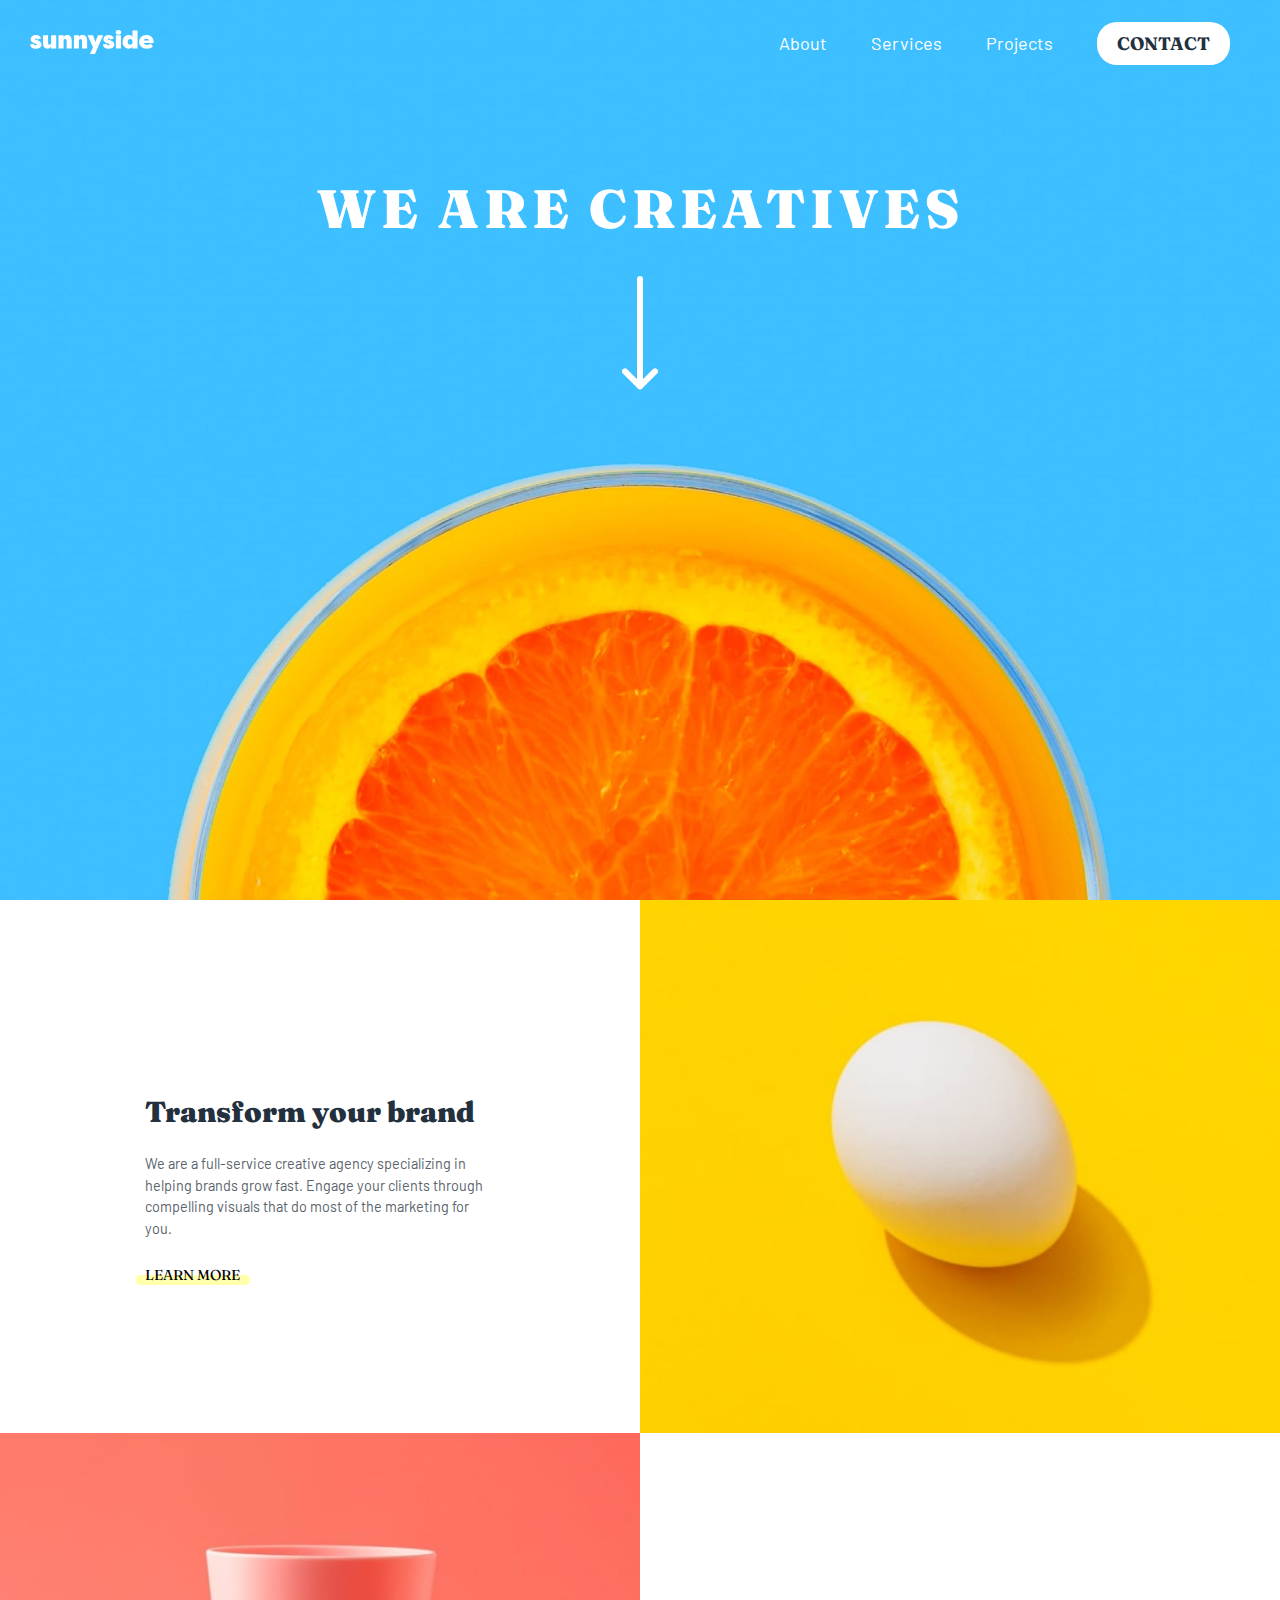
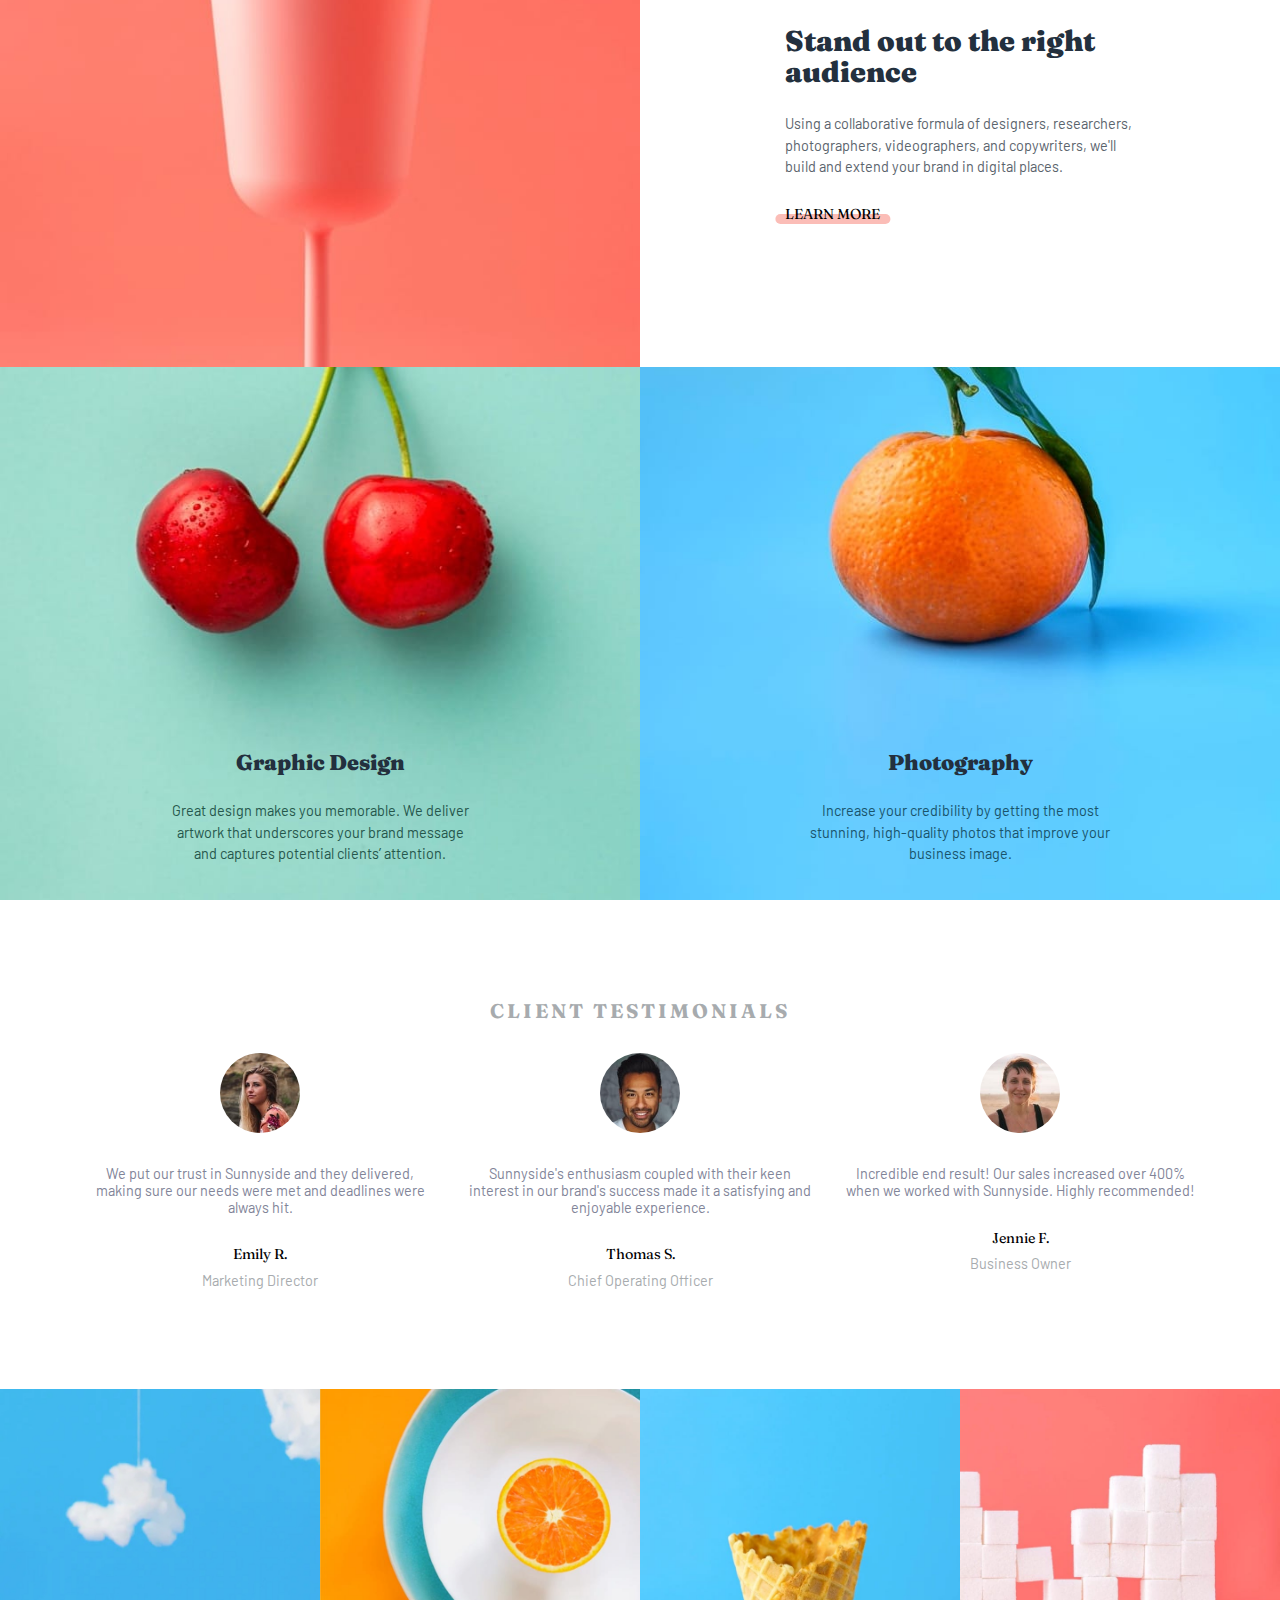
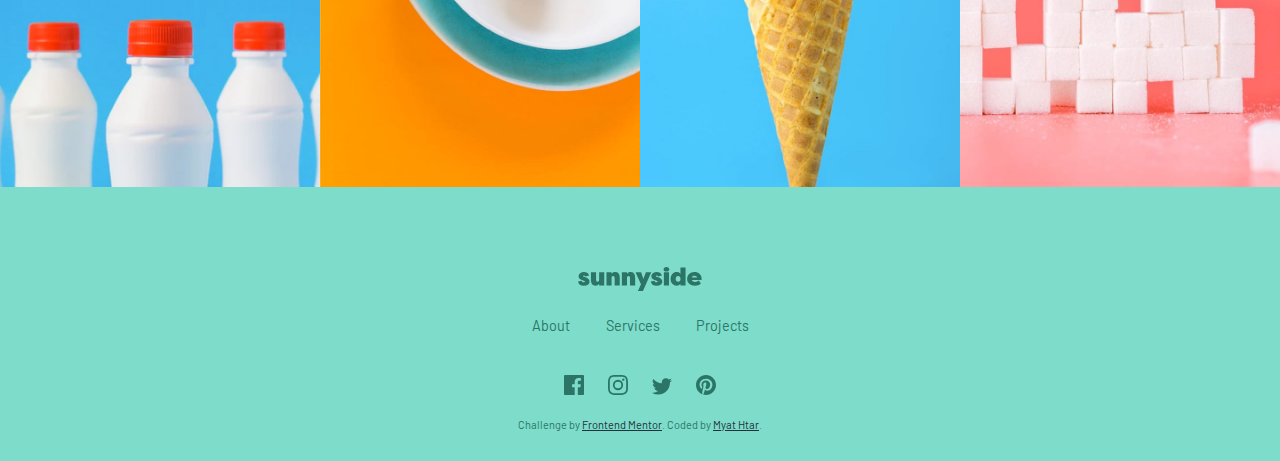
<file: index.html>
<!DOCTYPE html>
<html lang="en">
  <head>
    <meta charset="UTF-8" />
    <meta name="viewport" content="width=device-width, initial-scale=1.0" />
    <!-- font -->
    <link rel="preconnect" href="https://fonts.googleapis.com" />
    <link rel="preconnect" href="https://fonts.gstatic.com" crossorigin />
    <link
      href="https://fonts.googleapis.com/css2?family=Barlow:wght@600&family=Press+Start+2P&display=swap"
      rel="stylesheet"
    />

    <link rel="preconnect" href="https://fonts.googleapis.com" />
    <link rel="preconnect" href="https://fonts.gstatic.com" crossorigin />
    <link
      href="https://fonts.googleapis.com/css2?family=Barlow:wght@600&family=Fraunces:wght@700;900&family=Press+Start+2P&display=swap"
      rel="stylesheet"
    />

    <!-- Favicon -->
    <link
      rel="icon"
      type="image/png"
      sizes="32x32"
      href="./images/favicon-32x32.png"
    />
    <title>Frontend Mentor | Sunnyside agency landing page</title>
    <link rel="stylesheet" href="css/normalize.css" />
    <link rel="stylesheet" href="css/style.css" />
    <link rel="stylesheet" href="css/media_query.css" />
  </head>
  <body>
    <main>
      <nav>
        <a href="index.html"><img src="images/logo.svg" alt="Logo" /></a>
        <ul class="main-nav">
          <li class="main-nav__item">
            <a href="#">About</a>
          </li>
          <li class="main-nav__item">
            <a href="#">Services</a>
          </li>
          <li class="main-nav__item">
            <a href="#">Projects</a>
          </li>
          <li class="main-nav__item">
            <a href="#">Contact</a>
          </li>
        </ul>
        <a href="#" class="mobile-nav">
          <img src="images/icon-hamburger.svg" alt="Hamburger menu" />
        </a>
      </nav>
      <header class="hero-box">
        <h1 class="hero-box__heading">We are creatives</h1>
        <a href="#service-section">
          <img
            src="images/icon-arrow-down.svg"
            alt="icon-arrow-down"
            class="hero-box__arrow-icon"
        /></a>
      </header>
    </main>

    <!-- Service section -->
    <section class="service-section" id="service-section">
      <div class="services">
        <div class="service-item">
          <picture>
            <source
              media="(min-width: 767px)"
              srcset="images/desktop/image-transform.jpg"
            />
            <img
              src="images/mobile/image-transform.jpg"
              alt="Transform image"
            />
          </picture>
        </div>
        <div class="service-item transform-para">
          <div class="service-para" id="transform-para">
            <h2>Transform your brand</h2>
            <p>
              We are a full-service creative agency specializing in helping
              brands grow fast. Engage your clients through compelling visuals
              that do most of the marketing for you.
            </p>
            <a href="#/">Learn more</a>
          </div>
        </div>
      </div>
      <div class="services">
        <div class="service-item">
          <picture class="item">
            <source
              media="(min-width: 767px)"
              srcset="images/desktop/image-stand-out.jpg"
            />
            <img
              src="images/mobile/image-stand-out.jpg"
              alt="stand-out image"
            />
          </picture>
        </div>
        <div class="service-item">
          <div class="service-para" id="stand-out-para">
            <h2>Stand out to the right audience</h2>
            <p>
              Using a collaborative formula of designers, researchers,
              photographers, videographers, and copywriters, we'll build and
              extend your brand in digital places.
            </p>
            <a href="#/">Learn more</a>
          </div>
        </div>
      </div>
      <div class="services">
        <div class="service-item" id="graphic-item">
          <picture>
            <source
              media="(min-width: 767px)"
              srcset="images/desktop/image-graphic-design.jpg"
            />
            <img
              src="images/mobile/image-graphic-design.jpg"
              alt="graphic image"
            />
          </picture>
          <div class="service-para" id="graphic-para">
            <h3>Graphic Design</h3>
            <p>
              Great design makes you memorable. We deliver artwork that
              underscores your brand message and captures potential clients’
              attention.
            </p>
          </div>
        </div>
        <div class="service-item" id="photography-item">
          <picture>
            <source
              media="(min-width: 767px)"
              srcset="images/desktop/image-photography.jpg"
            />
            <img
              src="images/mobile/image-photography.jpg"
              alt="photography image"
            />
          </picture>
          <div class="service-para" id="photography-para">
            <h3>Photography</h3>
            <p>
              Increase your credibility by getting the most stunning,
              high-quality photos that improve your business image.
            </p>
          </div>
        </div>
      </div>
    </section>
    <!-- Client testimonials -->
    <section class="testimonial">
      <h3>Client testimonials</h3>
      <div class="testimonial-box">
        <div class="testimonial-item">
          <img src="images/image-emily.jpg" alt="Emily" />
          <p class="client-speech">
            We put our trust in Sunnyside and they delivered, making sure our
            needs were met and deadlines were always hit.
          </p>
          <p class="client-name">Emily R.</p>
          <p class="client-pos">Marketing Director</p>
        </div>
        <div class="testimonial-item">
          <img src="images/image-thomas.jpg" alt="Thomas" />
          <p class="client-speech">
            Sunnyside's enthusiasm coupled with their keen interest in our
            brand's success made it a satisfying and enjoyable experience.
          </p>
          <p class="client-name">Thomas S.</p>
          <p class="client-pos">Chief Operating Officer</p>
        </div>
        <div class="testimonial-item">
          <img src="images/image-jennie.jpg" alt="Jennie" />
          <p class="client-speech">
            Incredible end result! Our sales increased over 400% when we worked
            with Sunnyside. Highly recommended!
          </p>
          <p class="client-name">Jennie F.</p>
          <p class="client-pos">Business Owner</p>
        </div>
      </div>
    </section>
    <!-- Photos section -->
    <section class="photo-section">
      <picture>
        <source
          srcset="images/desktop/image-gallery-milkbottles.jpg"
          media="(min-width: 767px)"
        />
        <img
          src="images/mobile/image-gallery-milkbottles.jpg"
          alt="milk bottles"
        />
      </picture>
      <picture>
        <source
          srcset="images/desktop/image-gallery-orange.jpg"
          media="(min-width: 767px)"
        />
        <img src="images/mobile/image-gallery-orange.jpg" alt="image-orange" />
      </picture>
      <picture>
        <source
          srcset="images/desktop/image-gallery-cone.jpg"
          media="(min-width: 767px)"
        />
        <img src="images/mobile/image-gallery-cone.jpg" alt="cone" />
      </picture>
      <picture>
        <source
          srcset="images/desktop/image-gallery-sugarcubes.jpg"
          media="(min-width: 767px)"
        />
        <img
          src="images/mobile/image-gallery-sugar-cubes.jpg"
          alt="image-gallery-sugar-cubes"
        />
      </picture>
    </section>
    <!-- Footer section -->
    <footer>
      <div class="footer-logo">
        <a href="#">
          <svg width="124" height="24" xmlns="http://www.w3.org/2000/svg">
            <path
              d="M5.857 18.708c1.638 0 2.995-.36 4.07-1.08 1.075-.721 1.613-1.769 1.613-3.144-.083-1.855-1.464-3.246-4.144-4.173l-1.44-.597c-.314-.1-.538-.198-.67-.298a.45.45 0 01-.198-.373c0-.414.273-.62.819-.62.678 0 1.182.347 1.513 1.043l3.698-1.044c-.893-2.22-2.614-3.329-5.162-3.329-1.522 0-2.788.398-3.797 1.193C1.15 7.08.645 8.116.645 9.39c0 .398.058.766.174 1.106.116.34.29.638.521.894.232.257.455.48.67.671.215.19.488.369.82.534.33.166.582.286.756.36.174.075.41.162.707.261l.422.15 1.49.546c.363.133.6.244.707.335a.449.449 0 01.16.36c0 .431-.404.647-1.215.647-1.191 0-1.903-.53-2.134-1.59L0 14.509c.463 2.8 2.416 4.2 5.857 4.2zm11.636 0c1.638 0 2.845-.63 3.623-1.888v1.615h5.112V5.366h-5.112v7.156c0 1.474-.505 2.21-1.514 2.21-1.026 0-1.539-.736-1.539-2.21V5.366h-5.112v7.653c0 3.793 1.514 5.69 4.542 5.69zm16.103-.273V11.28c0-1.475.504-2.212 1.513-2.212 1.026 0 1.54.737 1.54 2.212v7.155h5.111v-7.652c0-3.793-1.513-5.69-4.541-5.69-1.638 0-2.846.63-3.623 1.888V5.366h-5.113v13.069h5.113zm15.383 0V11.28c0-1.475.504-2.212 1.514-2.212 1.025 0 1.538.737 1.538 2.212v7.155h5.113v-7.652c0-3.793-1.514-5.69-4.542-5.69-1.638 0-2.846.63-3.623 1.888V5.366h-5.113v13.069h5.113zM64.958 24l8.289-18.634H67.91l-2.532 6.684-2.258-6.684h-5.584l5.435 11.802L59.944 24h5.014zm13.67-5.292c1.638 0 2.995-.36 4.07-1.08 1.076-.721 1.614-1.769 1.614-3.144-.083-1.855-1.465-3.246-4.145-4.173l-1.44-.597c-.314-.1-.537-.198-.67-.298a.45.45 0 01-.198-.373c0-.414.273-.62.819-.62.678 0 1.183.347 1.514 1.043l3.698-1.044c-.894-2.22-2.614-3.329-5.162-3.329-1.522 0-2.788.398-3.797 1.193-1.01.795-1.514 1.83-1.514 3.105 0 .398.058.766.173 1.106.116.34.29.638.522.894.231.257.455.48.67.671.215.19.488.369.819.534.33.166.583.286.757.36.173.075.41.162.707.261l.422.15 1.489.546c.364.133.6.244.707.335a.449.449 0 01.161.36c0 .431-.405.647-1.216.647-1.19 0-1.902-.53-2.134-1.59l-3.723.844c.464 2.8 2.416 4.2 5.857 4.2zm9.8-14.137c.91 0 1.613-.215 2.11-.646.495-.43.744-.977.744-1.64 0-.678-.24-1.23-.72-1.651C90.082.21 89.371 0 88.428 0c-.943 0-1.655.211-2.135.634-.48.422-.72.973-.72 1.652 0 .662.249 1.209.745 1.64.497.43 1.2.645 2.11.645zm2.556 13.864V5.366H85.87v13.069h5.113zm7.74.273c1.737 0 2.977-.63 3.722-1.888v1.615h5.112V.472h-5.112v6.534c-.745-1.275-1.985-1.913-3.723-1.913-1.753 0-3.214.642-4.38 1.926-1.166 1.283-1.75 2.91-1.75 4.882 0 1.97.584 3.598 1.75 4.882 1.166 1.283 2.627 1.925 4.38 1.925zm1.39-3.9c-.729 0-1.312-.274-1.75-.82-.439-.547-.658-1.243-.658-2.087 0-.845.215-1.54.645-2.087.447-.547 1.034-.82 1.762-.82s1.311.273 1.75.82c.438.546.657 1.242.657 2.087 0 .844-.219 1.54-.657 2.087-.439.546-1.022.82-1.75.82zm16.698 3.9c2.597 0 4.624-.754 6.08-2.26l-2.11-2.833c-1.042.845-2.217 1.267-3.524 1.267-.992 0-1.799-.224-2.42-.67-.62-.448-.93-.879-.93-1.293h9.604c.083-.298.124-.687.124-1.167 0-2.054-.674-3.677-2.022-4.87-1.349-1.193-3.073-1.789-5.175-1.789-2.25 0-4.028.671-5.335 2.013-1.307 1.341-1.961 2.956-1.961 4.844 0 1.938.69 3.549 2.072 4.833 1.382 1.283 3.247 1.925 5.597 1.925zm2.208-8.149h-5.112c.033-.613.298-1.08.794-1.404.496-.323 1.084-.484 1.762-.484.678 0 1.266.165 1.762.497.497.331.761.795.794 1.391z"
              fill-rule="nonzero"
            />
          </svg>
        </a>
      </div>
      <div class="footer-nav">
        <ul>
          <li><a href="#/">About</a></li>
          <li><a href="#/">Services</a></li>
          <li><a href="#/">Projects</a></li>
        </ul>
      </div>
      <div class="footer-contact">
        <ul>
          <li>
            <a href="#/">
              <svg width="20" height="20" xmlns="http://www.w3.org/2000/svg">
                <path
                  d="M18.896 0H1.104C.494 0 0 .494 0 1.104v17.793C0 19.506.494 20 1.104 20h9.58v-7.745H8.076V9.237h2.606V7.01c0-2.583 1.578-3.99 3.883-3.99 1.104 0 2.052.082 2.329.119v2.7h-1.598c-1.254 0-1.496.597-1.496 1.47v1.928h2.989l-.39 3.018h-2.6V20h5.098c.608 0 1.102-.494 1.102-1.104V1.104C20 .494 19.506 0 18.896 0z"
                  fill-rule="nonzero"
                />
              </svg>
            </a>
          </li>
          <li>
            <a href="#/">
              <svg width="20" height="20" xmlns="http://www.w3.org/2000/svg">
                <path
                  d="M10 1.802c2.67 0 2.987.01 4.042.059 2.71.123 3.975 1.409 4.099 4.099.048 1.054.057 1.37.057 4.04 0 2.672-.01 2.988-.057 4.042-.124 2.687-1.387 3.975-4.1 4.099-1.054.048-1.37.058-4.041.058-2.67 0-2.987-.01-4.04-.058-2.718-.124-3.977-1.416-4.1-4.1-.048-1.054-.058-1.37-.058-4.041 0-2.67.01-2.986.058-4.04.124-2.69 1.387-3.977 4.1-4.1 1.054-.048 1.37-.058 4.04-.058zM10 0C7.284 0 6.944.012 5.877.06 2.246.227.227 2.242.061 5.877.01 6.944 0 7.284 0 10s.012 3.057.06 4.123c.167 3.632 2.182 5.65 5.817 5.817 1.067.048 1.407.06 4.123.06s3.057-.012 4.123-.06c3.629-.167 5.652-2.182 5.816-5.817.05-1.066.061-1.407.061-4.123s-.012-3.056-.06-4.122C19.777 2.249 17.76.228 14.124.06 13.057.01 12.716 0 10 0zm0 4.865a5.135 5.135 0 100 10.27 5.135 5.135 0 000-10.27zm0 8.468a3.333 3.333 0 110-6.666 3.333 3.333 0 010 6.666zm5.338-9.87a1.2 1.2 0 100 2.4 1.2 1.2 0 000-2.4z"
                  fill-rule="nonzero"
                />
              </svg>
            </a>
          </li>
          <li>
            <a href="#/">
              <svg width="20" height="17" xmlns="http://www.w3.org/2000/svg">
                <path
                  d="M20 2.172a8.192 8.192 0 01-2.357.646 4.11 4.11 0 001.805-2.27 8.22 8.22 0 01-2.606.996A4.096 4.096 0 0013.847.248c-2.65 0-4.596 2.472-3.998 5.037A11.648 11.648 0 011.392 1a4.109 4.109 0 001.27 5.478 4.086 4.086 0 01-1.858-.513c-.045 1.9 1.318 3.679 3.291 4.075a4.113 4.113 0 01-1.853.07 4.106 4.106 0 003.833 2.849A8.25 8.25 0 010 14.658a11.616 11.616 0 006.29 1.843c7.618 0 11.923-6.434 11.663-12.205A8.354 8.354 0 0020 2.172z"
                  fill-rule="nonzero"
                />
              </svg>
            </a>
          </li>
          <li>
            <a href="#/">
              <svg width="20" height="20" xmlns="http://www.w3.org/2000/svg">
                <path
                  d="M10 0C4.477 0 0 4.477 0 10c0 4.237 2.636 7.855 6.356 9.312-.088-.791-.167-2.005.035-2.868.181-.78 1.172-4.97 1.172-4.97s-.299-.6-.299-1.486c0-1.39.806-2.428 1.81-2.428.852 0 1.264.64 1.264 1.408 0 .858-.546 2.14-.828 3.33-.236.995.5 1.807 1.48 1.807 1.778 0 3.144-1.874 3.144-4.58 0-2.393-1.72-4.068-4.176-4.068-2.845 0-4.516 2.135-4.516 4.34 0 .859.331 1.781.745 2.281a.3.3 0 01.069.288l-.278 1.133c-.044.183-.145.223-.335.134-1.249-.581-2.03-2.407-2.03-3.874 0-3.154 2.292-6.052 6.608-6.052 3.469 0 6.165 2.473 6.165 5.776 0 3.447-2.173 6.22-5.19 6.22-1.013 0-1.965-.525-2.291-1.148l-.623 2.378c-.226.869-.835 1.958-1.244 2.621.937.29 1.931.446 2.962.446 5.523 0 10-4.477 10-10S15.523 0 10 0z"
                  fill-rule="nonzero"
                />
              </svg>
            </a>
          </li>
        </ul>
      </div>
      <div class="attribution">
        Challenge by
        <a href="https://www.frontendmentor.io?ref=challenge" target="_blank"
          >Frontend Mentor</a
        >. Coded by <a href="#">Myat Htar</a>.
      </div>
    </footer>
  </body>

  <script src="script.js"></script>
</html>
</file>
<file: css/style.css>
:root {
  --soft-red: hsl(7, 99%, 70%);
  --yellow: hsl(51, 100%, 49%);
  --graphic-design-text-color: hsl(167, 40%, 24%);
  --photography-text-color: hsl(198, 62%, 26%);
  --footer-color: #2c7566;
  --very-dark-desaturated-blue: hsl(212, 27%, 19%);
  --very-dark-grayish-blue: hsl(213, 9%, 39%);
  --Dark-grayish-blue: hsl(232, 10%, 55%);
  --grayish-blue: hsl(210, 4%, 67%);
  --header-color: hsl(0, 0%, 100%);
}
* {
  margin: 0;
  padding: 0;
  -webkit-box-sizing: border-box;
  box-sizing: border-box;
}
body {
  width: 100%;
  font-size: 18px;
  font-family: "Barlow", sans-serif;
}
main {
  position: relative;
  background-image: url(../images/mobile/image-header.jpg);
  background-repeat: no-repeat;
  background-position: center;
  background-size: cover;
  color: var(--header-color);
  width: 100%;
  height: 100vh;
}
nav {
  display: -webkit-box;
  display: -ms-flexbox;
  display: flex;
  -webkit-box-pack: justify;
  -ms-flex-pack: justify;
  justify-content: space-between;
  -webkit-box-align: center;
  -ms-flex-align: center;
  align-items: center;
  padding: 30px;
}
.main-nav {
  list-style: none;
  display: none;
}
.main-nav__item {
  display: block;
  padding: 20px 0;
}
.main-nav__item a {
  text-decoration: none;
  -webkit-transition: color 0.3s;
  -o-transition: color 0.3s;
  transition: color 0.3s;
  color: var(--very-dark-desaturated-blue);
}
.main-nav__item a:hover,
.main-nav__item a:active {
  color: hsl(194, 100%, 78%);
}
.main-nav__item:last-child a {
  background-color: var(--yellow);
  color: var(--very-dark-desaturated-blue);
  border-radius: 20px;
  font-family: "Fraunces", serif;
  font-weight: 700;
  text-transform: uppercase;
  padding: 10px 20px;
  -webkit-transition: all 0.3s;
  -o-transition: all 0.3s;
  transition: all 0.3s;
}
.main-nav__item:last-child a:hover,
.main-nav__item:last-child a:active {
  color: var(--header-color);
  background-color: hsl(194, 100%, 78%);
}
.main-nav.show-nav {
  position: absolute;
  top: 100px;
  left: 50%;
  -webkit-transform: translateX(-50%);
  -ms-transform: translateX(-50%);
  transform: translateX(-50%);
  display: block;
  background-color: var(--header-color);
  width: calc(100% - 60px);
  text-align: center;
  padding: 20px 0;
  z-index: 6;
}
.main-nav.show-nav::before {
  position: absolute;
  right: 0;
  top: -30px;
  content: "";
  display: block;
  border: 15px solid transparent;
  border-right: 15px solid var(--header-color);
  border-bottom: 15px solid var(--header-color);
}
.hero-box {
  margin-top: 5em;
  text-align: center;
}
.hero-box__heading {
  font-family: "Fraunces", serif;
  font-weight: 900;
  text-transform: uppercase;
  letter-spacing: 5px;
  font-size: clamp(1.3em, 10vw, 3em);
}

/* service-section */
.service-section {
  display: -webkit-box;
  display: -ms-flexbox;
  display: flex;
  -webkit-box-orient: vertical;
  -webkit-box-direction: normal;
  -ms-flex-direction: column;
  flex-direction: column;
}
.services {
  display: -webkit-box;
  display: -ms-flexbox;
  display: flex;
  -webkit-box-orient: vertical;
  -webkit-box-direction: normal;
  -ms-flex-direction: column;
  flex-direction: column;
}
.service-item source {
  display: block;
  width: 100%;
}
.service-item img {
  display: block;
  width: 100%;
}
.service-para {
  text-align: center;
  line-height: 150%;
}
.service-para h2,
.service-para h3 {
  font-family: "Fraunces", serif;
  font-weight: 900;
  line-height: 1.1;
  color: var(--very-dark-desaturated-blue);
}
.service-para p {
  margin: 25px auto;
}
.service-para#transform-para,
.service-para#stand-out-para {
  max-width: 400px;
  margin: 50px auto 0;
  padding: 50px 25px;
}
.service-para#transform-para p,
.service-para#stand-out-para p {
  color: var(--very-dark-grayish-blue);
}
#graphic-item,
#photography-item {
  position: relative;
}
.service-para#graphic-para,
.service-para#photography-para {
  position: absolute;
  bottom: 5%;
  left: 50%;
  -webkit-transform: translateX(-50%);
  -ms-transform: translateX(-50%);
  transform: translateX(-50%);
  width: 100%;
  max-width: 400px;
  padding: 0 25px;
}
#transform-para h2,
#stand-out-para h2 {
  font-size: 2em;
}
#graphic-para h3,
#photography-para h3 {
  font-size: 1.5em;
}
#graphic-para {
  color: var(--graphic-design-text-color);
}
#photography-para {
  color: var(--photography-text-color);
}
section a {
  font-family: "Fraunces", serif;
  font-size: 1em;
  text-transform: uppercase;
  text-decoration: none;
  color: #000;
  position: relative;
  z-index: 2;
}
section a::after {
  position: absolute;
  bottom: -5%;
  left: 50%;
  -webkit-transform: translateX(-50%);
  -ms-transform: translateX(-50%);
  transform: translateX(-50%);
  display: block;
  content: "";
  width: 8em;
  height: 10px;
  border-radius: 50px;
  z-index: -1;
}
section #transform-para a::after {
  background-color: #ffffac;
  -webkit-transition: background-color 0.3s;
  -o-transition: background-color 0.3s;
  transition: background-color 0.3s;
}
section #transform-para a:hover::after {
  background-color: var(--yellow);
}
section #stand-out-para a::after {
  background-color: #fbbdb7;
  -webkit-transition: background-color 0.3s;
  -o-transition: background-color 0.3s;
  transition: background-color 0.3s;
}
section #stand-out-para a:hover::after {
  background-color: var(--soft-red);
}

/* client testimonials */
.testimonial {
  margin: 50px 0;
  padding: 50px 25px;
  text-align: center;
}
.testimonial h3 {
  font-family: "Fraunces", serif;
  text-transform: uppercase;
  letter-spacing: 3px;
  font-size: 1.1em;
  margin-bottom: 30px;
  color: var(--grayish-blue);
}
.testimonial-box {
  display: -webkit-box;
  display: -ms-flexbox;
  display: flex;
  -webkit-box-orient: vertical;
  -webkit-box-direction: normal;
  -ms-flex-direction: column;
  flex-direction: column;
  -webkit-box-pack: center;
  -ms-flex-pack: center;
  justify-content: center;
  gap: 50px;
}
.testimonial-item img {
  border-radius: 50%;
  width: 80px;
}
.testimonial-item .client-speech {
  padding: 30px 0;
  max-width: 350px;
  margin: 0 auto;
  color: var(--Dark-grayish-blue);
}
.testimonial-item .client-name {
  font-family: "Fraunces", serif;
  padding-bottom: 10px;
}
.testimonial-item .client-pos {
  color: var(--grayish-blue);
}
/* photos section */
section.photo-section {
  display: -webkit-box;
  display: -ms-flexbox;
  display: flex;
  -webkit-box-orient: horizontal;
  -webkit-box-direction: normal;
  -ms-flex-flow: row wrap;
  flex-flow: row wrap;
}
section.photo-section picture {
  -webkit-box-flex: 1;
  -ms-flex: 1 0 50%;
  flex: 1 0 50%;
}
section.photo-section picture source,
section.photo-section picture img {
  display: block;
  width: 100%;
}
/* footer */
footer {
  background-color: #7dddca;
  color: var(--footer-color);
  padding: 80px 0 30px;
  display: -webkit-box;
  display: -ms-flexbox;
  display: flex;
  -webkit-box-orient: vertical;
  -webkit-box-direction: normal;
  -ms-flex-direction: column;
  flex-direction: column;
  -webkit-box-align: center;
  -ms-flex-align: center;
  align-items: center;
}
footer svg {
  fill: var(--footer-color);
}
footer svg:hover {
  fill: #fff;
}
footer .footer-nav ul {
  list-style: none;
}
footer .footer-nav ul li {
  display: inline-block;
  padding: 20px 16px;
}

footer .footer-nav ul li a {
  text-decoration: none;
  color: var(--footer-color);
  font-size: 0.8em;
  -webkit-transition: color 0.3s;
  -o-transition: color 0.3s;
  transition: color 0.3s;
}
footer .footer-nav ul li a:hover,
footer .footer-nav ul li a:active {
  color: var(--header-color);
}
footer .footer-contact ul li {
  display: inline-block;
  padding: 20px 10px;
}
/* frontend mentor reference */
.attribution {
  font-size: 11px;
  text-align: center;
}
.attribution a {
  color: var(--very-dark-desaturated-blue);
}
.attribution a:hover {
  color: var(--header-color);
}
</file>
<file: css/media_query.css>
@media screen and (min-width: 767px) {
  main {
    background-image: url(../images/desktop/image-header.jpg);
  }
  .mobile-nav {
    display: none;
  }
  .main-nav {
    display: block;
  }
  .main-nav__item {
    display: inline-block;
    padding: 0 20px;
  }
  .main-nav__item a {
    color: var(--header-color);
  }
  .main-nav__item a:hover,
  .main-nav__item a:active {
    color: var(--very-dark-desaturated-blue);
  }
  .main-nav__item:last-child a {
    background-color: var(--header-color);
    color: var(--very-dark-desaturated-blue);
  }

  .services {
    -webkit-box-orient: horizontal;
    -webkit-box-direction: normal;
    -ms-flex-direction: row;
    flex-direction: row;
    -webkit-box-align: center;
    -ms-flex-align: center;
    align-items: center;
  }
  .service-item {
    -webkit-box-flex: 1;
    -ms-flex: 1 0 50%;
    flex: 1 0 50%;
  }
  .service-item.transform-para {
    -webkit-box-ordinal-group: 0;
    -ms-flex-order: -1;
    order: -1;
  }
  .service-para#transform-para,
  .service-para#stand-out-para {
    font-size: 0.8em;
    text-align: left;
    padding: 0px 25px;
  }
  .service-para#graphic-para,
  .service-para#photography-para {
    bottom: 10px;
    font-size: 0.8em;
    width: 300px;
    padding: 0;
  }

  .testimonial-box {
    -webkit-box-orient: horizontal;
    -webkit-box-direction: normal;
    -ms-flex-flow: row nowrap;
    flex-flow: row nowrap;
    gap: 30px;
  }
  .testimonial-item p {
    font-size: 0.8em;
  }
  section.photo-section picture {
    -webkit-box-flex: 1;
    -ms-flex: 1 0 25%;
    flex: 1 0 25%;
  }
}
</file>
